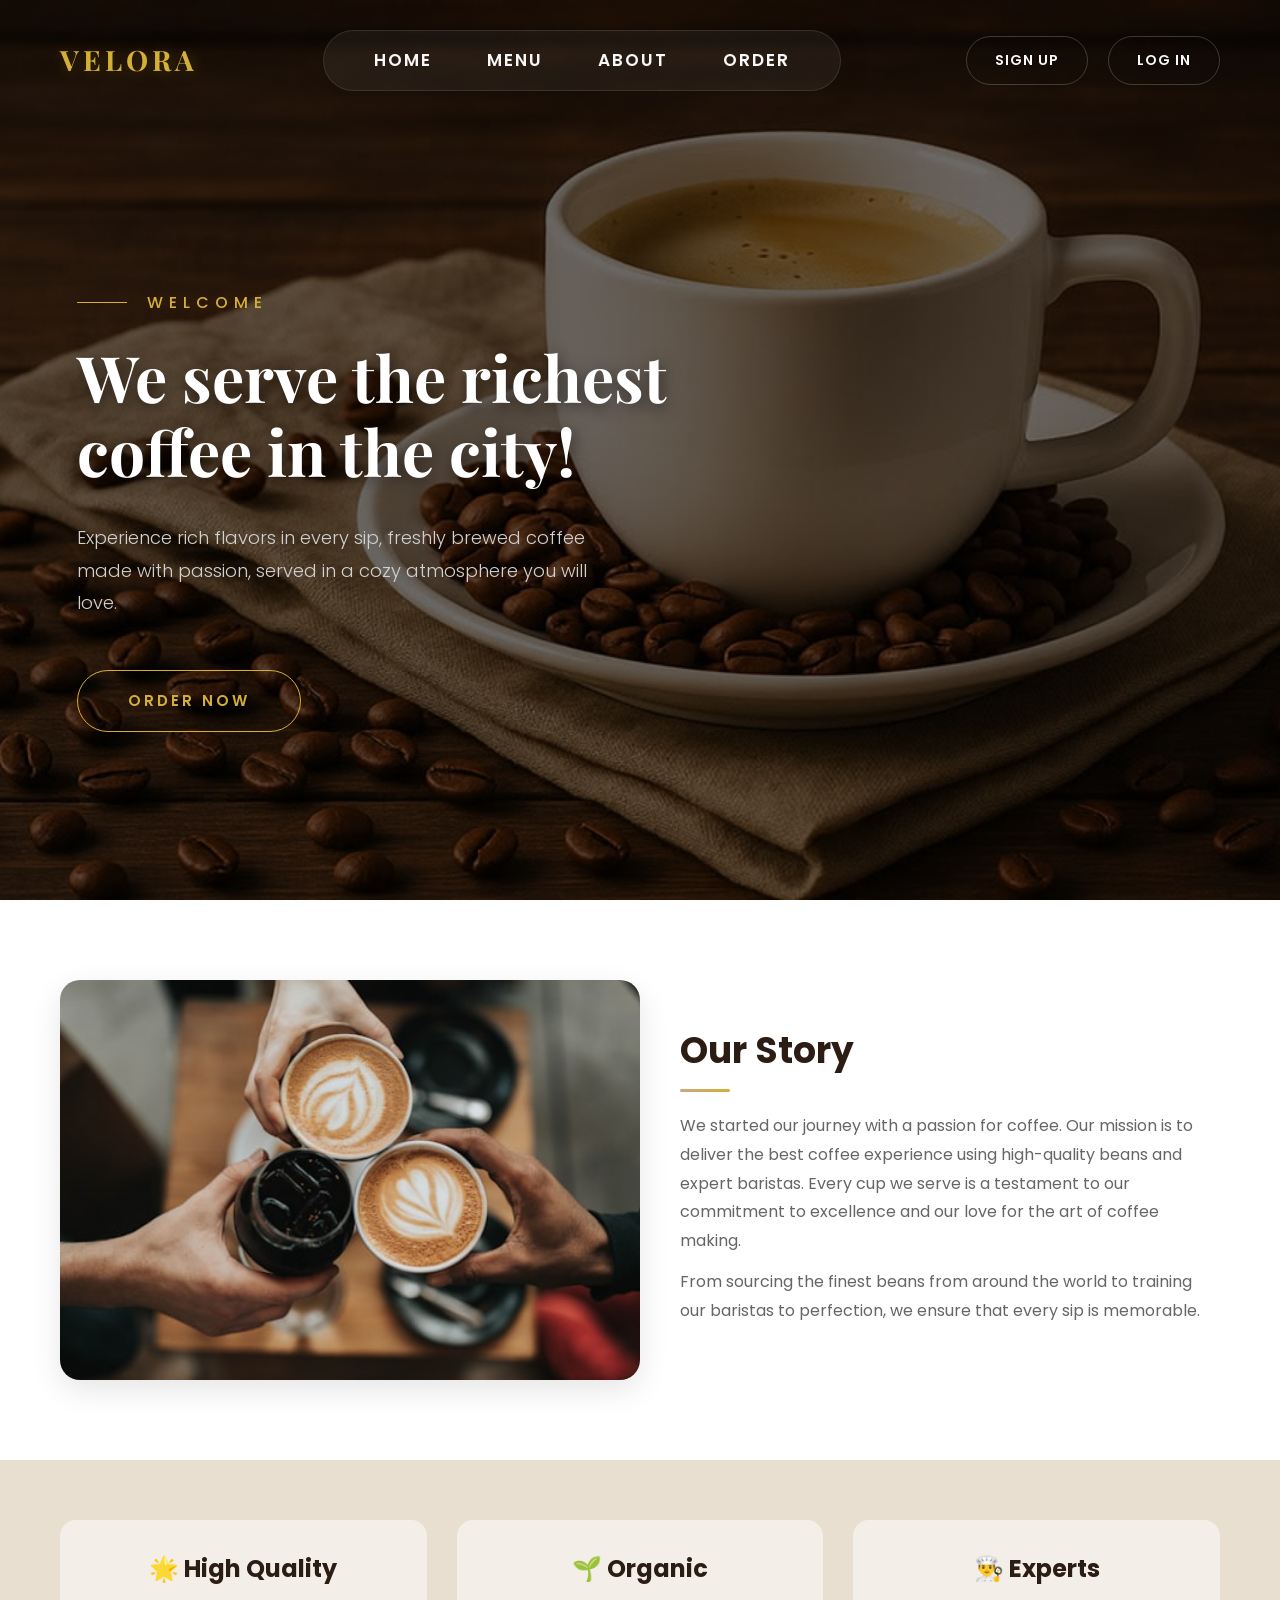
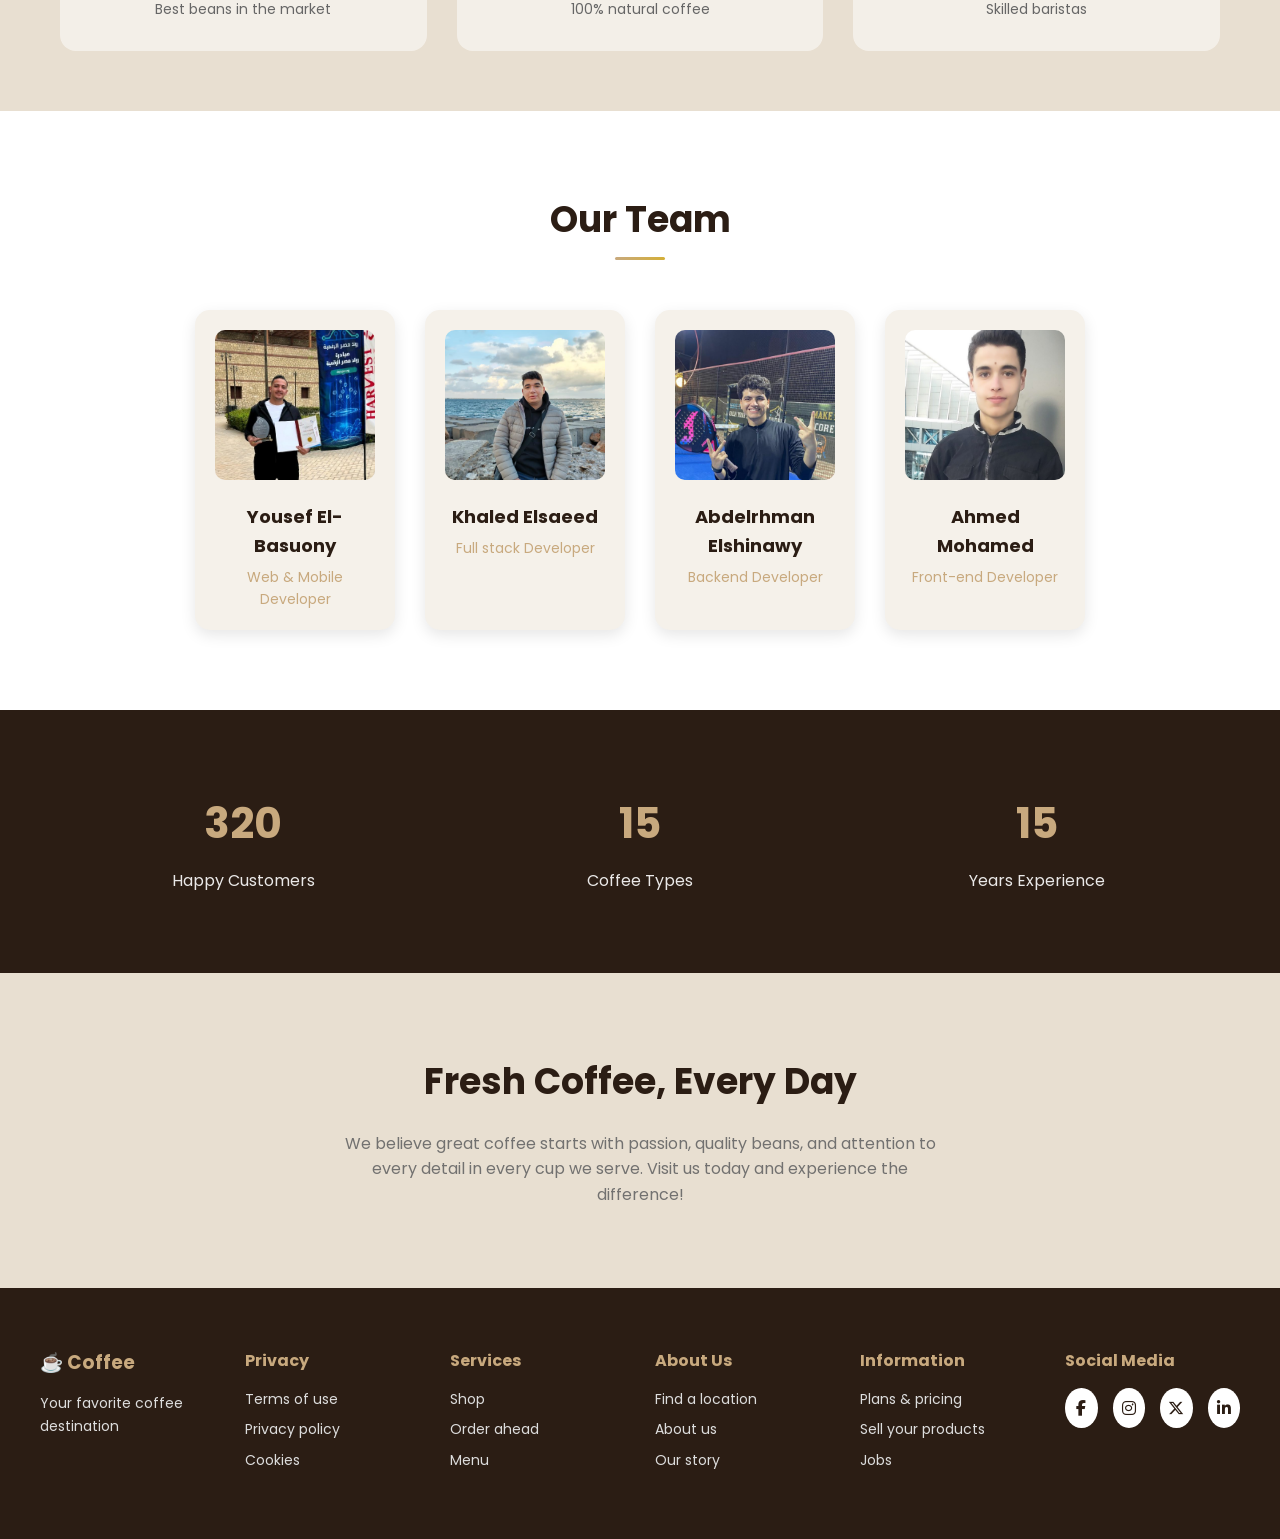
<file: index.html>
<!DOCTYPE html>
<html lang="en">
  <head>
    <meta charset="UTF-8" />
    <meta name="viewport" content="width=device-width, initial-scale=1.0" />
    <title>VELORA — Premium Coffee Experience</title>
    <!-- Instant client-side redirect to the Home page inside html/ -->
    <meta http-equiv="refresh" content="0; url=html/Home.html" />
    <script type="text/javascript">
      window.location.href = "html/Home.html";
    </script>
    <style>
      body {
        background-color: #121212;
        color: #d4af37;
        font-family: "Poppins", sans-serif;
        display: flex;
        justify-content: center;
        align-items: center;
        height: 100vh;
        margin: 0;
        overflow: hidden;
      }
      /* Coffee steam animation */
      body::before {
        content: "";
        position: absolute;
        width: 100%;
        height: 100%;
        background: radial-gradient(
          circle at center,
          rgba(43, 29, 20, 0.6) 0%,
          rgba(18, 18, 18, 1) 70%
        );
        z-index: -1;
      }
      .redirect-container {
        text-align: center;
        background: rgba(255, 255, 255, 0.03);
        padding: 50px 40px;
        border-radius: 24px;
        border: 1px solid rgba(212, 175, 55, 0.15);
        backdrop-filter: blur(15px);
        box-shadow: 0 20px 50px rgba(0, 0, 0, 0.6);
        max-width: 400px;
        width: 90%;
        box-sizing: border-box;
      }
      .logo {
        font-size: 36px;
        font-weight: 600;
        letter-spacing: 4px;
        margin-bottom: 25px;
        color: #d4af37;
        text-shadow: 0 0 10px rgba(212, 175, 55, 0.3);
      }
      .spinner {
        border: 3px solid rgba(212, 175, 55, 0.1);
        width: 45px;
        height: 45px;
        border-radius: 50%;
        border-left-color: #d4af37;
        animation: spin 1s linear infinite;
        margin: 0 auto 25px;
        box-shadow: 0 0 15px rgba(212, 175, 55, 0.2);
      }
      h2 {
        font-size: 18px;
        font-weight: 400;
        margin: 0 0 10px 0;
        letter-spacing: 1px;
        color: #e5e5e5;
      }
      p {
        font-size: 13px;
        color: #8a8a8a;
        margin: 0;
      }
      a {
        color: #d4af37;
        text-decoration: none;
        font-weight: 600;
        border-bottom: 1px dashed #d4af37;
        transition: all 0.3s ease;
      }
      a:hover {
        color: #fff;
        border-bottom-color: #fff;
        text-shadow: 0 0 8px rgba(255, 255, 255, 0.5);
      }
      @keyframes spin {
        0% {
          transform: rotate(0deg);
        }
        100% {
          transform: rotate(360deg);
        }
      }
    </style>
  </head>
  <body>
    <div class="redirect-container">
      <div class="logo">VELORA</div>
      <div class="spinner"></div>
      <h2>Preparing Your Experience</h2>
      <p>
        If you are not redirected, <a href="html/Home.html">click here</a>.
      </p>
    </div>
  </body>
</html>
</file>
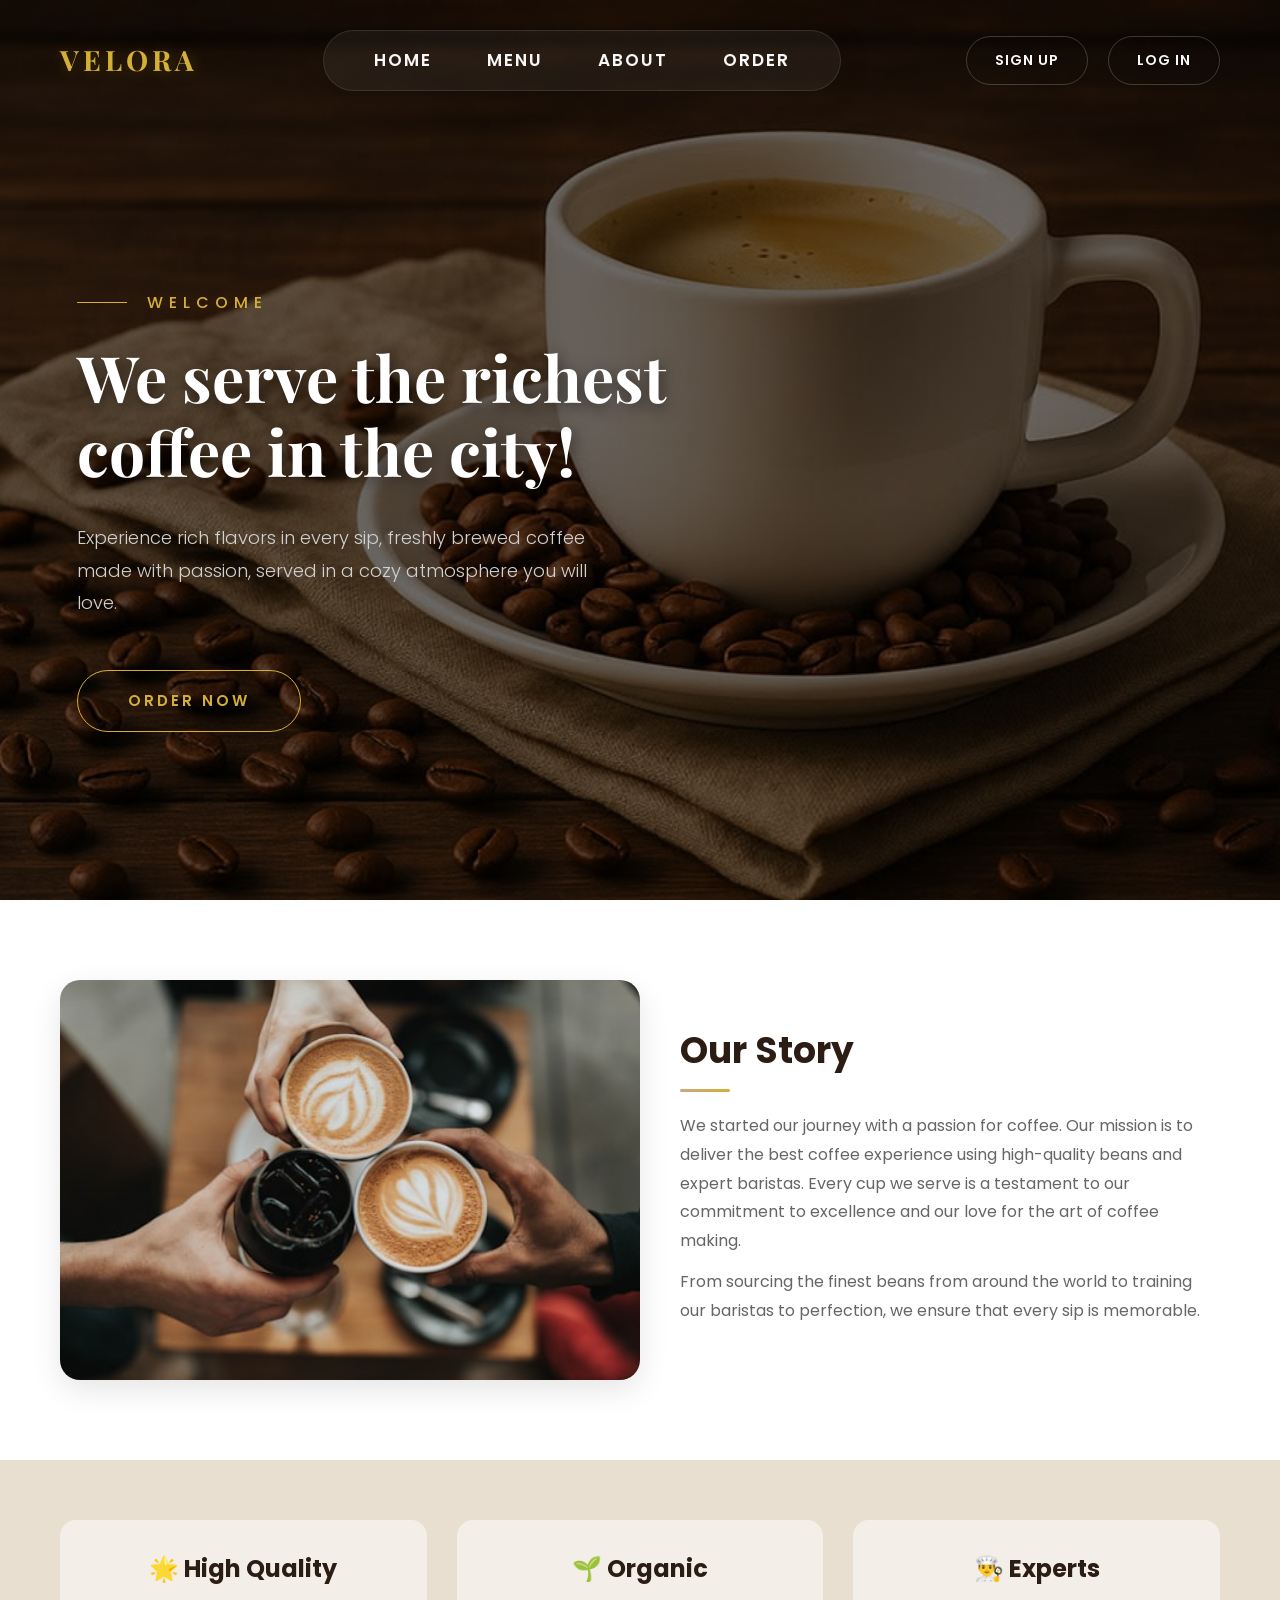
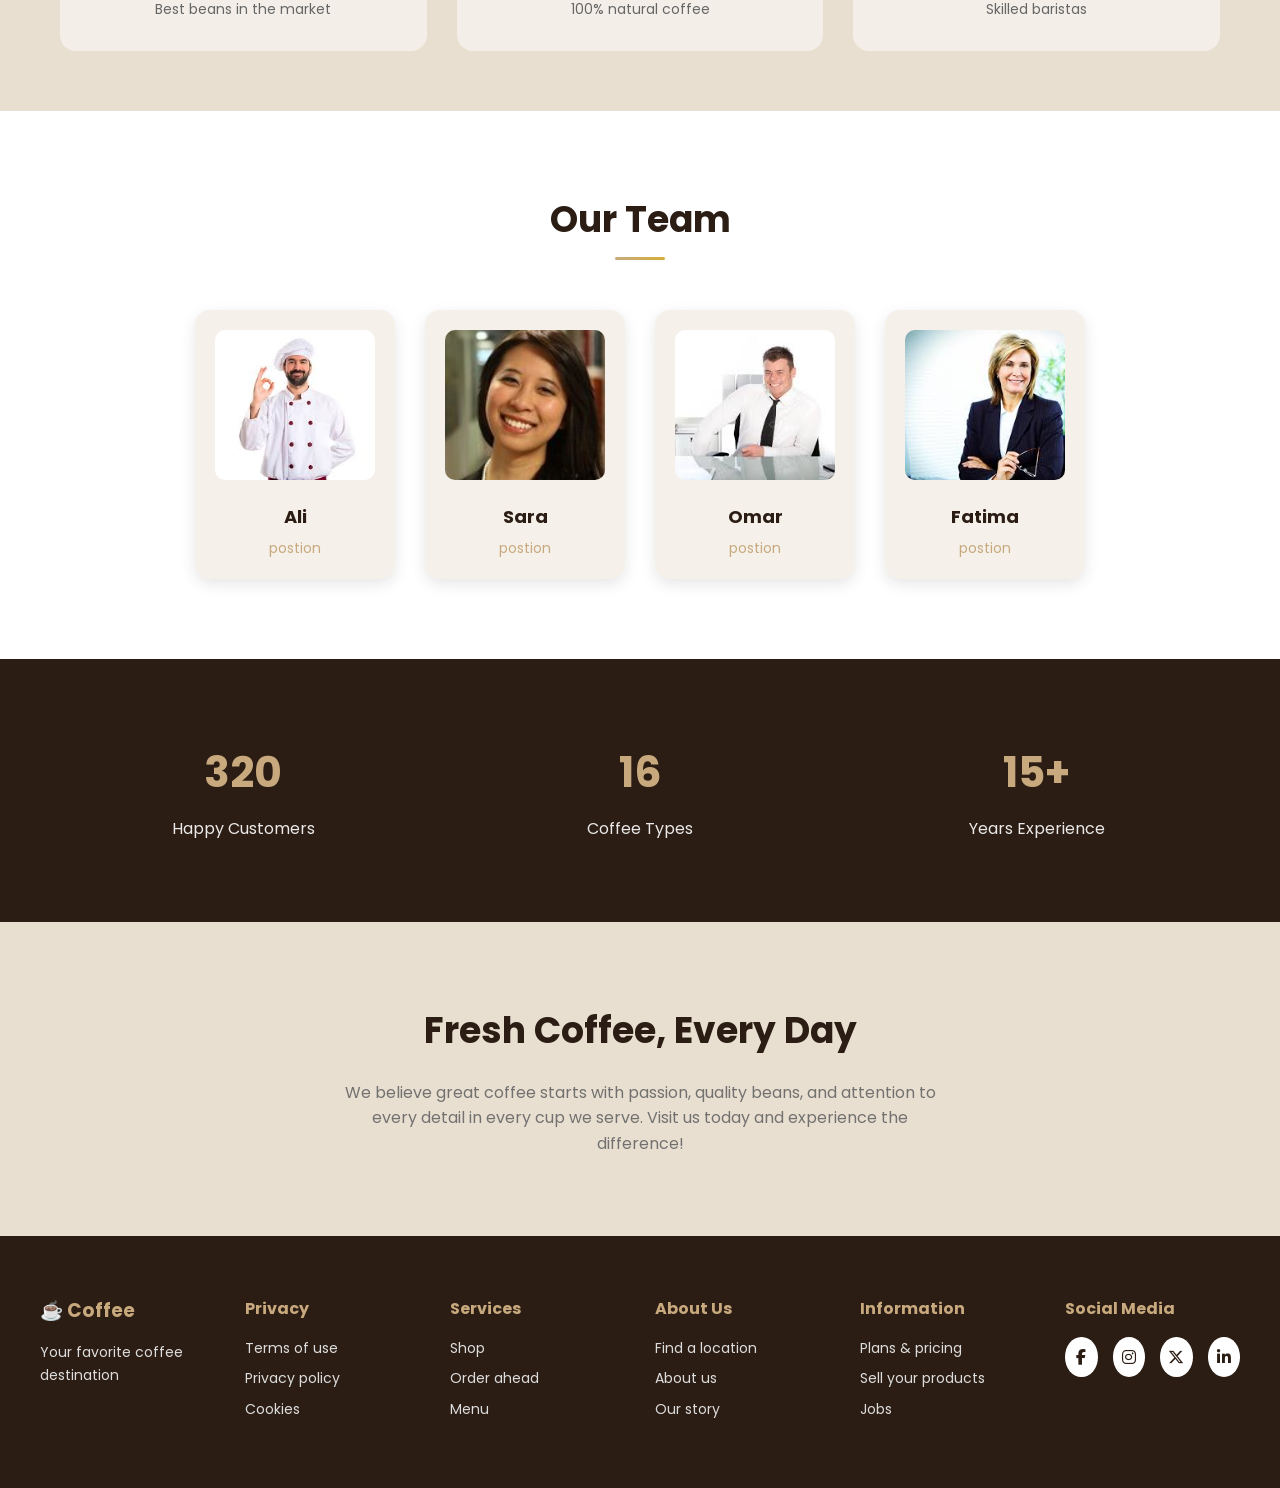
<file: Home.html>
<!DOCTYPE html>
<html lang="en">
<head>
    <meta charset="UTF-8">
    <meta name="viewport" content="width=device-width, initial-scale=1.0">
    <title>VELORA — Premium Coffee Experience</title>
    <meta name="description" content="Experience rich flavors in every sip. Freshly brewed coffee made with passion, served in a cozy atmosphere you will love.">
    <link rel="stylesheet" href="css/Home.css">

    <link href="https://fonts.googleapis.com/css2?family=Poppins:wght@300;400;600&display=swap" rel="stylesheet">
    <link rel="stylesheet" href="https://cdnjs.cloudflare.com/ajax/libs/font-awesome/6.5.1/css/all.min.css">
    <link rel="stylesheet" href="css/style.css">

</head>
<body>

    <div class="page">

        <header class="header-container">
            <a href="Home.html" class="left" style="text-decoration: none;">VELORA</a>
            <div class="head" id="navMenu">
                <ul class="list">
                    <li><a href="Home.html">HOME</a></li>
                    <li class="desktop-menu-item dropdown">
                        <a href="html/Menu.html">MENU</a>
                        <ul class="dropdown-menu">
                            <li><a href="html/Menu.html#hot-coffee-section">Hot Coffee</a></li>
                            <li><a href="html/Menu.html#cold-coffee-section">Cold Coffee</a></li>
                            <li><a href="html/Menu.html#bakery-section">Bakery</a></li>
                            <li><a href="html/Menu.html#dessert-section">Dessert</a></li>
                        </ul>
                    </li> 
                    <li><a href="Home.html#about">ABOUT</a></li>
                    <li><a href="html/Menu.html">ORDER</a></li>
                </ul>
            </div>
            <div class="right">
                <a href="html/index-signup.html" class="signup-btn">SIGN UP</a>
                <a href="html/index-login.html" class="login-btn">LOG IN</a>
                <div class="dropdown mobile-dropdown">
                    <a href="#" class="mobile-menu-btn">MENU</a>
                    <ul class="dropdown-menu">
                        <li><a href="html/Menu.html#hot-coffee-section">Hot Coffee</a></li>
                        <li><a href="html/Menu.html#cold-coffee-section">Cold Coffee</a></li>
                        <li><a href="html/Menu.html#bakery-section">Bakery</a></li>
                        <li><a href="html/Menu.html#dessert-section">Dessert</a></li>
                    </ul>
                </div>
                <div class="menu-icon" id="menuBtn">&#9776;</div>
            </div>
        </header>
        
        <div class="main">
            <p class="wel">WELCOME</p>
            <h1>We serve the richest coffee in the city!</h1>
            <p class="discript">Experience rich flavors in every sip, freshly brewed coffee made with passion, served in a cozy atmosphere you will love.</p>
            <a href="html/Menu.html" class="btn">ORDER NOW</a>
        </div>
        
        <div class="particles">
            <div class="particle p1"></div>
            <div class="particle p2"></div>
            <div class="particle p3"></div>
            <div class="particle p4"></div>
            <div class="particle p5"></div>
        </div>
        
    </div>
    
    <section class="story" id="about">
    <div class="story-slider">
      <div class="slider-track">
        <img src="images/image1.jpg" alt="Coffee preparation">
        <img src="images/image2.jpg" alt="Coffee beans">
        <img src="images/image3.jpg" alt="Coffee cup">
        <img src="images/image4.jpg" alt="Coffee shop">
      </div>
    </div>
    <div class="story-text">
      <h2>Our Story</h2>
      <p>We started our journey with a passion for coffee. Our mission is to deliver the best coffee experience using high-quality beans and expert baristas. Every cup we serve is a testament to our commitment to excellence and our love for the art of coffee making.</p>
      <p>From sourcing the finest beans from around the world to training our baristas to perfection, we ensure that every sip is memorable.</p>
    </div>
  </section>

  
  <section class="features">
    <div class="feature">
      <h3>🌟 High Quality</h3>
      <p>Best beans in the market</p>
    </div>
    <div class="feature">
      <h3>🌱 Organic</h3>
      <p>100% natural coffee</p>
    </div>
    <div class="feature">
      <h3>👨‍🍳 Experts</h3>
      <p>Skilled baristas</p>
    </div>
  </section>

  <section class="team">
    <h2>Our Team</h2>
    <div class="team-cards">
      <div class="card">
        <img src="images/chef.jpg" alt="Ahmed">
        <h4>Ali</h4>
        <p>postion</p>  
      </div>
      <div class="card">
        <img src="images/manger.jpg" alt="Sara">
        <h4>Sara</h4>
        <p>postion</p>   
      </div>
      <div class="card">
        <img src="images/manger2.jpg" alt="Omar">
        <h4>Omar</h4>
        <p>postion</p>   
      </div>
      <div class="card">
        <img src="images/manger3.jpg" alt="Fatima">
        <h4>Fatima</h4>
        <p>postion</p>     
      </div>
    </div>
  </section>

  
  <section class="stats">
    <div>
      <h2 class="counter" data-target="2000">0</h2>
      <p>Happy Customers</p>
    </div>
    <div>
      <h2 class="counter" data-target="60">0</h2>
      <p>Coffee Types</p>
    </div>
    <div>
      <h2 class="counter" data-target="15">0</h2>
      <p>Years Experience</p>
    </div>
  </section>

  
  <section class="cta">
    <h2>Fresh Coffee, Every Day</h2>
    <p>We believe great coffee starts with passion, quality beans, and attention to every detail in every cup we serve. Visit us today and experience the difference!</p>
    
  </section>

  
  <footer class="main-footer">
    <div class="footer-container">
      <div class="footer-col">
        <h3>☕ Coffee</h3>
        <p>Your favorite coffee destination</p>
      </div>
      <div class="footer-col">
        <h4>Privacy</h4>
        <p>Terms of use</p>
        <p>Privacy policy</p>
        <p>Cookies</p>
      </div>
      <div class="footer-col">
        <h4>Services</h4>
        <p>Shop</p>
        <p>Order ahead</p>
        <p>Menu</p>
      </div>
      <div class="footer-col">
        <h4>About Us</h4>
        <p>Find a location</p>
        <p>About us</p>
        <p>Our story</p>
      </div>
      <div class="footer-col">
        <h4>Information</h4>
        <p>Plans & pricing</p>
        <p>Sell your products</p>
        <p>Jobs</p>
      </div>
      <div class="footer-col">
        <h4>Social Media</h4>
        <div class="social-icons">
          <a href="#" title="Facebook"><i class="fa-brands fa-facebook-f"></i></a>
          <a href="#" title="Instagram"><i class="fa-brands fa-instagram"></i></a>
          <a href="#" title="Twitter"><i class="fa-brands fa-x-twitter"></i></a>
          <a href="#" title="LinkedIn"><i class="fa-brands fa-linkedin-in"></i></a>
        </div>
      </div>
    </div>
  </footer>
    <script>
        const menuBtn = document.getElementById('menuBtn');
        const navMenu = document.getElementById('navMenu');

        menuBtn.addEventListener('click', () => {
            navMenu.classList.toggle('active');
        });

        const mobileMenuBtn = document.querySelector('.mobile-menu-btn');
        const mobileDropdownMenu = document.querySelector('.mobile-dropdown .dropdown-menu');

        if (mobileMenuBtn && mobileDropdownMenu) {
            mobileMenuBtn.addEventListener('click', (e) => {
                e.preventDefault();
                mobileDropdownMenu.classList.toggle('show');
            });
        }
    </script>
    <script src="js/script.js"></script>
</body>
</html>
</file>
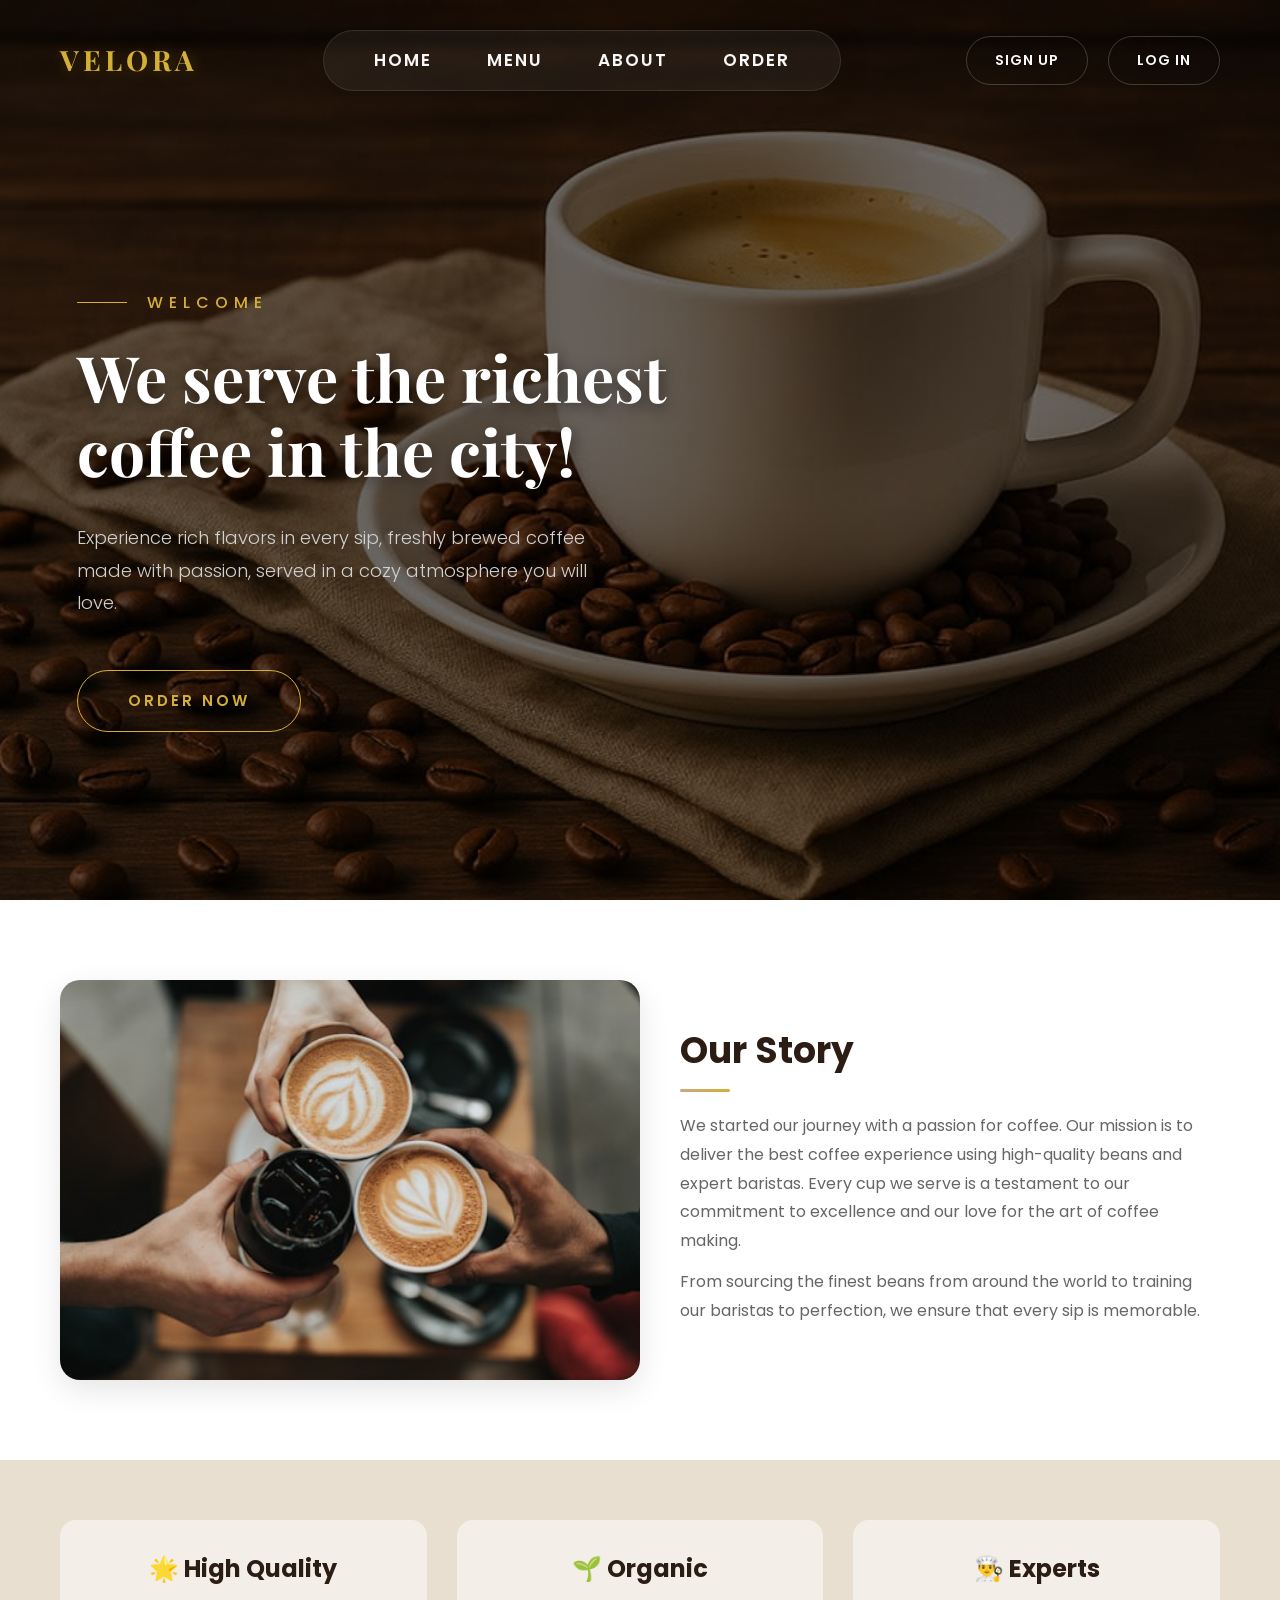
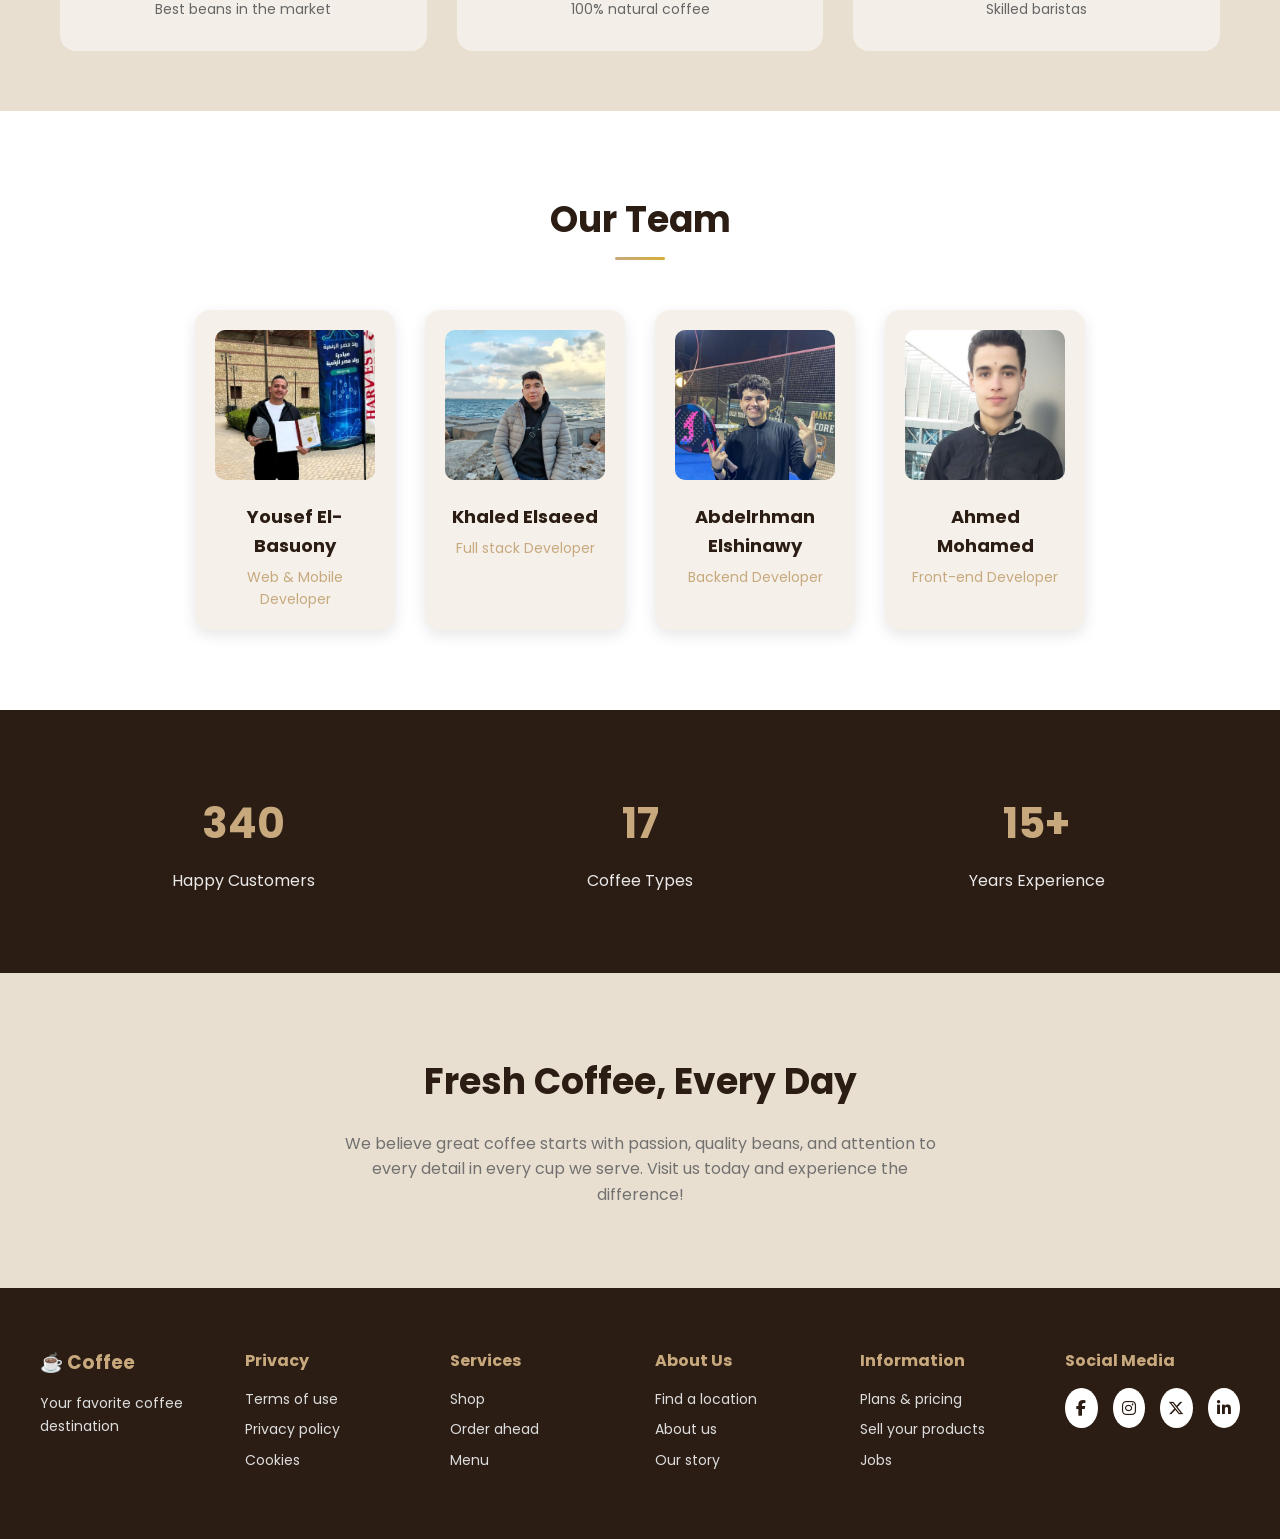
<file: html/Home.html>
<!doctype html>
<html lang="en">
  <head>
    <meta charset="UTF-8" />
    <meta name="viewport" content="width=device-width, initial-scale=1.0" />
    <title>VELORA — Premium Coffee Experience</title>
    <meta
      name="description"
      content="Experience rich flavors in every sip. Freshly brewed coffee made with passion, served in a cozy atmosphere you will love."
    />
    <link rel="stylesheet" href="../css/Home.css" />
    <link
      href="https://fonts.googleapis.com/css2?family=Poppins:wght@300;400;600&display=swap"
      rel="stylesheet"
    />
    <link
      rel="stylesheet"
      href="https://cdnjs.cloudflare.com/ajax/libs/font-awesome/6.5.1/css/all.min.css"
    />
    <link rel="stylesheet" href="../css/style.css" />
  </head>
  <body>
    <div class="page">
      <header class="header-container">
        <a href="Home.html" class="left" style="text-decoration: none"
          >VELORA</a
        >
        <div class="head" id="navMenu">
          <ul class="list">
            <li><a href="Home.html">HOME</a></li>
            <li class="desktop-menu-item dropdown">
              <a href="Menu.html">MENU</a>
              <ul class="dropdown-menu">
                <li><a href="Menu.html#hot-coffee-section">Hot Coffee</a></li>
                <li><a href="Menu.html#cold-coffee-section">Cold Coffee</a></li>
                <li><a href="Menu.html#bakery-section">Bakery</a></li>
                <li><a href="Menu.html#dessert-section">Dessert</a></li>
              </ul>
            </li>
            <li><a href="Home.html#about">ABOUT</a></li>
            <li><a href="Order.html">ORDER</a></li>
            <li class="mobile-only-auth" id="mobileAuthContainer">
              <a href="index-login.html" class="mobile-auth-btn">LOG IN</a>
              <a href="index-signup.html" class="mobile-auth-btn signup">SIGN UP</a>
            </li>
          </ul>
        </div>
        <div class="right">
          <a href="index-signup.html" class="signup-btn">SIGN UP</a>
          <a href="index-login.html" class="login-btn">LOG IN</a>
          <div class="dropdown mobile-dropdown">
            <a href="#" class="mobile-menu-btn">MENU</a>
            <ul class="dropdown-menu">
              <li><a href="Menu.html#hot-coffee-section">Hot Coffee</a></li>
              <li><a href="Menu.html#cold-coffee-section">Cold Coffee</a></li>
              <li><a href="Menu.html#bakery-section">Bakery</a></li>
              <li><a href="Menu.html#dessert-section">Dessert</a></li>
            </ul>
          </div>
          <div class="menu-icon" id="menuBtn">&#9776;</div>
        </div>
      </header>
      <div class="main">
        <p class="wel">WELCOME</p>
        <h1>We serve the richest coffee in the city!</h1>
        <p class="discript">
          Experience rich flavors in every sip, freshly brewed coffee made with
          passion, served in a cozy atmosphere you will love.
        </p>
        <a href="Order.html" class="btn">ORDER NOW</a>
      </div>
      <div class="particles">
        <div class="particle p1"></div>
        <div class="particle p2"></div>
        <div class="particle p3"></div>
        <div class="particle p4"></div>
        <div class="particle p5"></div>
      </div>
    </div>
    <section class="story" id="about">
      <div class="story-slider">
        <div class="slider-track">
          <img src="../images/image1.jpg" alt="Coffee preparation" />
          <img src="../images/image2.jpg" alt="Coffee beans" />
          <img src="../images/image3.jpg" alt="Coffee cup" />
          <img src="../images/image4.jpg" alt="Coffee shop" />
        </div>
      </div>
      <div class="story-text">
        <h2>Our Story</h2>
        <p>
          We started our journey with a passion for coffee. Our mission is to
          deliver the best coffee experience using high-quality beans and expert
          baristas. Every cup we serve is a testament to our commitment to
          excellence and our love for the art of coffee making.
        </p>
        <p>
          From sourcing the finest beans from around the world to training our
          baristas to perfection, we ensure that every sip is memorable.
        </p>
      </div>
    </section>
    <section class="features">
      <div class="feature">
        <h3>🌟 High Quality</h3>
        <p>Best beans in the market</p>
      </div>
      <div class="feature">
        <h3>🌱 Organic</h3>
        <p>100% natural coffee</p>
      </div>
      <div class="feature">
        <h3>👨‍🍳 Experts</h3>
        <p>Skilled baristas</p>
      </div>
    </section>
    <section class="team">
      <h2>Our Team</h2>
      <div class="team-cards">
        <div class="card">
          <img src="../images/1771594547138.jfif" alt="Yousef El-Basuony" />
          <h4>Yousef El-Basuony</h4>
          <p>Web & Mobile Developer</p>
        </div>
        <div class="card">
          <img src="../images/Khaled.png" alt="Khaled Elsaeed" />
          <h4>Khaled Elsaeed</h4>
          <p>Full stack Developer</p>
        </div>
        <div class="card">
          <img src="../images/Shino.png" alt="Abdelrhman" />
          <h4>Abdelrhman Elshinawy</h4>
          <p>Backend Developer</p>
        </div>
        <div class="card">
          <img src="../images/Ahmed.jpeg" alt="Ahmed Mohamed" />
          <h4>Ahmed Mohamed</h4>
          <p>Front-end Developer</p>
        </div>
      </div>
    </section>
    <section class="stats">
      <div>
        <h2 class="counter" data-target="2000">0</h2>
        <p>Happy Customers</p>
      </div>
      <div>
        <h2 class="counter" data-target="60">0</h2>
        <p>Coffee Types</p>
      </div>
      <div>
        <h2 class="counter" data-target="15">0</h2>
        <p>Years Experience</p>
      </div>
    </section>
    <section class="cta">
      <h2>Fresh Coffee, Every Day</h2>
      <p>
        We believe great coffee starts with passion, quality beans, and
        attention to every detail in every cup we serve. Visit us today and
        experience the difference!
      </p>
    </section>
    <footer class="main-footer">
      <div class="footer-container">
        <div class="footer-col">
          <h3>☕ Coffee</h3>
          <p>Your favorite coffee destination</p>
        </div>
        <div class="footer-col">
          <h4>Privacy</h4>
          <p>Terms of use</p>
          <p>Privacy policy</p>
          <p>Cookies</p>
        </div>
        <div class="footer-col">
          <h4>Services</h4>
          <p>Shop</p>
          <p>Order ahead</p>
          <p>Menu</p>
        </div>
        <div class="footer-col">
          <h4>About Us</h4>
          <p>Find a location</p>
          <p>About us</p>
          <p>Our story</p>
        </div>
        <div class="footer-col">
          <h4>Information</h4>
          <p>Plans & pricing</p>
          <p>Sell your products</p>
          <p>Jobs</p>
        </div>
        <div class="footer-col">
          <h4>Social Media</h4>
          <div class="social-icons">
            <a href="#" title="Facebook"
              ><i class="fa-brands fa-facebook-f"></i
            ></a>
            <a href="#" title="Instagram"
              ><i class="fa-brands fa-instagram"></i
            ></a>
            <a href="#" title="Twitter"
              ><i class="fa-brands fa-x-twitter"></i
            ></a>
            <a href="#" title="LinkedIn"
              ><i class="fa-brands fa-linkedin-in"></i
            ></a>
          </div>
        </div>
      </div>
    </footer>
    
    <script>
      const menuBtn = document.getElementById("menuBtn");
      const navMenu = document.getElementById("navMenu");
      menuBtn.addEventListener("click", () => {
        navMenu.classList.toggle("active");
      });
      const mobileMenuBtn = document.querySelector(".mobile-menu-btn");
      const mobileDropdownMenu = document.querySelector(
        ".mobile-dropdown .dropdown-menu",
      );
      if (mobileMenuBtn && mobileDropdownMenu) {
        mobileMenuBtn.addEventListener("click", (e) => {
          e.preventDefault();
          mobileDropdownMenu.classList.toggle("show");
        });
      }
    </script>
    <script src="../js/script.js"></script>
    <script>
      document.addEventListener("DOMContentLoaded", async () => {
        let data = { logged_in: false };
        try {
          const response = await fetch('../php/get_profile.php');
          if (response.ok) {
            data = await response.json();
          } else {
            throw new Error("PHP offline");
          }
        } catch (e) {
          console.log("PHP server offline, falling back to LocalStorage mock session.");
          const activeUser = localStorage.getItem('velora_active_user');
          if (activeUser) {
            data = {
              logged_in: true,
              user: JSON.parse(activeUser)
            };
          }
        }

        if (data.logged_in) {
          // 1. Update desktop header
          const rightDiv = document.querySelector('.right');
          const signupBtn = rightDiv.querySelector('.signup-btn');
          const loginBtn = rightDiv.querySelector('.login-btn');
          if (signupBtn) signupBtn.style.display = 'none';
          if (loginBtn) loginBtn.style.display = 'none';
          
          const profileLink = document.createElement('a');
          profileLink.href = 'Profile.html';
          profileLink.className = 'login-btn';
          profileLink.style.background = '#d4af37';
          profileLink.style.color = '#121212';
          profileLink.style.fontWeight = 'bold';
          profileLink.innerHTML = `<i class="fa-solid fa-user"></i> ${data.user.name.split(' ')[0]}`;
          
          const mobileDropdown = rightDiv.querySelector('.mobile-dropdown');
          if (mobileDropdown) {
            rightDiv.insertBefore(profileLink, mobileDropdown);
          } else {
            rightDiv.appendChild(profileLink);
          }

          // 2. Update mobile nav drawer
          const mobileAuthContainer = document.getElementById('mobileAuthContainer');
          if (mobileAuthContainer) {
            mobileAuthContainer.innerHTML = `
              <a href="Profile.html" class="mobile-auth-btn" style="background: #d4af37; color: #121212; font-weight: bold; width: 100%; justify-content: center;">
                <i class="fa-solid fa-user"></i> MY PROFILE (${data.user.name.split(' ')[0]})
              </a>
            `;
          }
        }
      });
    </script>
  </body>
</html>
</file>
<file: css/Home.css>
@import url("https://fonts.googleapis.com/css2?family=Outfit:wght@300;400;500;600&family=Playfair+Display:ital,wght@0,400;0,500;0,600;0,700;1,400&display=swap");
:root {
  --primary-gold: #d4af37;
  --primary-gold-hover: #f3c63a;
  --text-light: #f8f8f8;
  --text-muted: #d1d1d1;
  --overlay-dark: rgba(0, 0, 0, 0.55);
  --overlay-darker: rgba(0, 0, 0, 0.6);
}
* {
  margin: 0;
  padding: 0;
  box-sizing: border-box;
}
html {
  scroll-behavior: smooth;
}
body {
  font-family: "Outfit", sans-serif;
  color: var(--text-light);
  background-color: #111;
  overflow-x: hidden;
}
.page {
  width: 100%;
  min-height: 100vh;
  position: relative;
  display: flex;
  flex-direction: column;
  overflow: hidden;
  isolation: isolate;
}
.page::before {
  content: "";
  position: absolute;
  top: 0;
  left: 0;
  width: 100%;
  height: 100%;
  background-image: url("../images/5.jpg");
  background-size: cover;
  background-position: center;
  background-attachment: fixed;
  z-index: -2;
  animation: bgZoom 10s infinite alternate ease-in-out;
}
.page::after {
  content: "";
  position: absolute;
  top: 0;
  left: 0;
  width: 100%;
  height: 100%;
  background-image: linear-gradient(135deg, var(--overlay-darker) 0%, var(--overlay-dark) 100%);
  z-index: -1;
  pointer-events: none;
}
.header-container {
  display: flex;
  align-items: center;
  justify-content: space-between;
  padding: 30px 60px;
  width: 100%;
  max-width: 100%;
  margin: 0;
  animation: fadeInDown 1s cubic-bezier(0.23, 1, 0.32, 1) forwards;
  position: relative;
  z-index: 2000;
}
.head {
  display: flex;
  align-items: center;
  padding: 16px 50px;
  background: rgba(255, 255, 255, 0.05);
  backdrop-filter: blur(15px);
  border: 1px solid rgba(255, 255, 255, 0.1);
  border-radius: 50px;
  box-shadow: 0 4px 30px rgba(0, 0, 0, 0.2);
}
.left {
  font-family: "Playfair Display", serif;
  color: var(--primary-gold);
  font-size: 28px;
  font-weight: 700;
  letter-spacing: 4px;
  text-transform: uppercase;
  cursor: pointer;
  text-shadow: 2px 2px 15px rgba(212, 175, 55, 0.3);
  transition:
    transform 0.4s ease,
    color 0.4s ease;
  animation: logoPulse 3s infinite alternate ease-in-out;
}
.left:hover {
  transform: scale(1.05);
  color: var(--primary-gold-hover);
}
.list {
  list-style: none;
  display: flex;
  gap: 55px;
  font-size: 17px;
  font-weight: 600;
  letter-spacing: 2px;
}
.list a {
  text-decoration: none;
  color: var(--text-light);
  position: relative;
  padding: 5px 0;
  transition: color 0.3s ease;
  text-transform: uppercase;
}
.list a::after {
  content: "";
  position: absolute;
  width: 0;
  height: 2px;
  bottom: -2px;
  left: 50%;
  background-color: var(--primary-gold);
  transition: all 0.4s cubic-bezier(0.23, 1, 0.32, 1);
  transform: translateX(-50%);
}
.list a:hover {
  color: var(--primary-gold);
}
.list a:hover::after {
  width: 100%;
}
.right {
  display: flex;
  gap: 20px;
  font-size: 14px;
  font-weight: 600;
  letter-spacing: 1px;
  align-items: center;
}
.right a {
  text-decoration: none;
  color: var(--text-light);
  padding: 12px 28px;
  border: 1px solid rgba(255, 255, 255, 0.2);
  border-radius: 40px;
  transition: all 0.4s cubic-bezier(0.23, 1, 0.32, 1);
  backdrop-filter: blur(10px);
  text-transform: uppercase;
}
.right a:hover {
  background-color: var(--primary-gold);
  color: #111;
  border-color: var(--primary-gold);
  box-shadow: 0 0 20px rgba(212, 175, 55, 0.4);
  transform: translateY(-3px);
}
.menu-icon {
  display: none;
  color: var(--primary-gold);
  font-size: 28px;
  cursor: pointer;
  transition: transform 0.3s ease;
}
.menu-icon:hover {
  transform: scale(1.1);
  color: var(--primary-gold-hover);
}
.dropdown {
  position: relative;
  display: inline-block;
}
.dropdown-menu {
  display: none;
  position: absolute;
  top: 100%;
  margin-top: 10px;
  left: 50%;
  transform: translateX(-50%);
  background: rgba(255, 255, 255, 0.1);
  backdrop-filter: blur(10px);
  border: 1px solid rgba(255, 255, 255, 0.2);
  border-radius: 15px;
  padding: 5px 10px;
  width: max-content;
  min-width: 130px;
  box-shadow: 0 4px 20px rgba(0, 0, 0, 0.2);
  z-index: 1000;
  list-style: none;
  animation: dropdownFadeIn 0.3s ease forwards;
}
.dropdown-menu::before {
  content: "";
  position: absolute;
  top: -10px;
  left: 0;
  width: 100%;
  height: 10px;
}
@keyframes dropdownFadeIn {
  0% {
    opacity: 0;
    transform: translate(-50%, -10px);
  }
  100% {
    opacity: 1;
    transform: translate(-50%, 0);
  }
}
.dropdown-menu.show {
  display: flex;
  flex-direction: column;
}
.dropdown-menu li {
  padding: 8px 15px;
  text-align: center;
}
.dropdown-menu li a {
  color: var(--text-light) !important;
  text-decoration: none;
  font-size: 15px !important;
  font-weight: 500 !important;
  text-transform: none !important;
  transition: color 0.3s ease;
  display: inline-block;
  position: relative;
  padding: 5px 0 !important;
  border: none !important;
  background: transparent !important;
}
.dropdown-menu li a::after {
  content: "";
  position: absolute;
  width: 0;
  height: 2px;
  bottom: -2px;
  left: 50%;
  background-color: var(--primary-gold);
  transition: all 0.4s cubic-bezier(0.23, 1, 0.32, 1);
  transform: translateX(-50%);
}
.dropdown-menu li a:hover {
  color: var(--primary-gold) !important;
  background: transparent !important;
  box-shadow: none !important;
  transform: none !important;
}
.dropdown-menu li a:hover::after {
  width: 100%;
}
@media (min-width: 769px) {
  .dropdown:hover .dropdown-menu {
    display: flex;
    flex-direction: column;
  }
}
.mobile-dropdown {
  display: none;
}
.mobile-only-auth {
  display: none;
}
.main {
  flex: 1;
  display: flex;
  flex-direction: column;
  justify-content: center;
  max-width: 700px;
  margin-left: 6%;
  padding: 40px 0;
}
.wel {
  font-size: 16px;
  font-weight: 500;
  letter-spacing: 6px;
  color: var(--primary-gold);
  margin-bottom: 25px;
  text-transform: uppercase;
  display: flex;
  align-items: center;
  gap: 20px;
  opacity: 0;
  animation: fadeInUp 1.2s cubic-bezier(0.23, 1, 0.32, 1) 0.3s forwards;
}
.wel::before {
  content: "";
  width: 50px;
  height: 1px;
  background-color: var(--primary-gold);
  flex-shrink: 0;
}
.main h1 {
  font-family: "Playfair Display", serif;
  font-size: 64px;
  line-height: 1.15;
  font-weight: 700;
  margin-bottom: 35px;
  color: #ffffff;
  text-shadow: 2px 4px 15px rgba(0, 0, 0, 0.5);
  opacity: 0;
  animation: fadeInUp 1.2s cubic-bezier(0.23, 1, 0.32, 1) 0.5s forwards;
}
.discript {
  font-size: 18px;
  max-width: 520px;
  line-height: 1.8;
  color: var(--text-muted);
  margin-bottom: 50px;
  font-weight: 300;
  opacity: 0;
  animation: fadeInUp 1.2s cubic-bezier(0.23, 1, 0.32, 1) 0.7s forwards;
}
.btn {
  text-decoration: none;
  background-color: transparent;
  color: var(--primary-gold);
  font-size: 15px;
  font-weight: 600;
  letter-spacing: 3px;
  padding: 18px 50px;
  border-radius: 50px;
  border: 1px solid var(--primary-gold);
  display: inline-flex;
  align-items: center;
  justify-content: center;
  width: max-content;
  transition: all 0.5s cubic-bezier(0.23, 1, 0.32, 1);
  position: relative;
  overflow: hidden;
  z-index: 1;
  opacity: 0;
  animation: fadeInUp 1.2s cubic-bezier(0.23, 1, 0.32, 1) 0.9s forwards;
}
.btn::before {
  content: "";
  position: absolute;
  top: 0;
  left: 0;
  width: 0%;
  height: 100%;
  background-color: var(--primary-gold);
  transition: all 0.5s cubic-bezier(0.23, 1, 0.32, 1);
  z-index: -1;
}
.btn:hover {
  color: #111;
  box-shadow: 0 15px 25px rgba(212, 175, 55, 0.25);
  transform: translateY(-4px);
  border-color: transparent;
}
.btn:hover::before {
  width: 100%;
}
.particles {
  position: absolute;
  top: 0;
  left: 0;
  width: 100%;
  height: 100%;
  pointer-events: none;
  z-index: 1;
  overflow: hidden;
}
.particle {
  position: absolute;
  background: var(--primary-gold);
  border-radius: 50%;
  opacity: 0;
  box-shadow: 0 0 10px 2px rgba(212, 175, 55, 0.5);
}
.p1 {
  width: 4px;
  height: 4px;
  left: 10%;
  bottom: -20px;
  animation: floatUp 8s infinite ease-in;
}
.p2 {
  width: 6px;
  height: 6px;
  left: 30%;
  bottom: -20px;
  animation: floatUp 12s infinite ease-in 2s;
}
.p3 {
  width: 3px;
  height: 3px;
  left: 60%;
  bottom: -20px;
  animation: floatUp 10s infinite ease-in 4s;
}
.p4 {
  width: 5px;
  height: 5px;
  left: 80%;
  bottom: -20px;
  animation: floatUp 14s infinite ease-in 1s;
}
.p5 {
  width: 4px;
  height: 4px;
  left: 45%;
  bottom: -20px;
  animation: floatUp 9s infinite ease-in 5s;
}
@keyframes fadeInUp {
  0% {
    opacity: 0;
    transform: translateY(50px);
  }
  100% {
    opacity: 1;
    transform: translateY(0);
  }
}
@keyframes fadeInDown {
  0% {
    opacity: 0;
    transform: translateY(-50px);
  }
  100% {
    opacity: 1;
    transform: translateY(0);
  }
}
@keyframes bgZoom {
  0% {
    transform: scale(1);
  }
  100% {
    transform: scale(1.06);
  }
}
@keyframes logoPulse {
  0% {
    text-shadow: 2px 2px 15px rgba(212, 175, 55, 0.3);
  }
  100% {
    text-shadow:
      0px 0px 25px rgba(212, 175, 55, 0.8),
      0px 0px 10px rgba(212, 175, 55, 0.5);
  }
}
@keyframes floatUp {
  0% {
    transform: translateY(0) translateX(0);
    opacity: 0;
  }
  10% {
    opacity: 0.8;
  }
  90% {
    opacity: 0.8;
  }
  100% {
    transform: translateY(-110vh) translateX(30px);
    opacity: 0;
  }
}
@media (max-width: 1024px) {
  .main h1 {
    font-size: 54px;
  }
  .head {
    padding: 14px 35px;
  }
  .list {
    gap: 35px;
    font-size: 15px;
  }
  .header-container {
    padding: 25px 40px;
  }
}
@media (max-width: 768px) {
  .page {
    min-height: 100vh;
    min-height: 100svh; 
  }
  .page::before {
    background-attachment: scroll;
  }
  .list {
    display: none;
  }
  .main {
    margin-left: 0;
    padding: 0 20px;
    max-width: 100%;
    align-items: center;
    text-align: center;
  }
  .main h1 {
    font-size: 36px;
    line-height: 1.2;
  }
  .discript {
    font-size: 16px;
    line-height: 1.7;
    margin-bottom: 35px;
    max-width: 100%;
  }
  .wel {
    justify-content: center;
  }
  .header-container {
    padding: 15px 5%;
  }
  .head {
    display: none;
  }
  .head.active {
    display: flex;
    position: absolute;
    top: 70px;
    left: 5%;
    right: 5%;
    background: rgba(20, 20, 20, 0.95);
    backdrop-filter: blur(20px);
    border: 1px solid rgba(212, 175, 55, 0.3);
    border-radius: 20px;
    padding: 25px 30px;
    z-index: 100;
    box-shadow: 0 10px 40px rgba(0, 0, 0, 0.5);
    animation: fadeInDown 0.3s ease forwards;
  }
  .head.active .list {
    display: flex;
    flex-direction: column;
    gap: 20px;
    align-items: center;
    width: 100%;
  }
  .right {
    gap: 0;
    align-items: center;
  }
  .right .signup-btn,
  .right .login-btn,
  .right .mobile-dropdown {
    display: none !important;
  }
  .mobile-only-auth {
    display: flex;
    flex-direction: column;
    gap: 12px;
    width: 100%;
    border-top: 1px solid rgba(212, 175, 55, 0.15);
    padding-top: 20px;
    margin-top: 15px;
  }
  .mobile-auth-btn {
    display: inline-flex;
    align-items: center;
    justify-content: center;
    gap: 8px;
    text-decoration: none;
    color: var(--text-light);
    padding: 14px 24px;
    border: 1px solid rgba(212, 175, 55, 0.4);
    border-radius: 30px;
    font-size: 13px;
    font-weight: 600;
    letter-spacing: 1.5px;
    text-transform: uppercase;
    transition: all 0.3s ease;
    width: 100%;
    box-sizing: border-box;
  }
  .mobile-auth-btn.signup {
    background: var(--primary-gold);
    color: #111;
    border-color: var(--primary-gold);
  }
  .mobile-auth-btn:hover {
    transform: translateY(-2px);
    box-shadow: 0 5px 15px rgba(212, 175, 55, 0.2);
  }
  @keyframes mobileDropdownFadeIn {
    0% {
      opacity: 0;
      transform: translateY(-15px);
    }
    100% {
      opacity: 1;
      transform: translateY(0);
    }
  }
  .menu-icon {
    display: block;
  }
  .left {
    font-size: 22px;
    letter-spacing: 2px;
  }
  .btn {
    padding: 16px 40px;
    font-size: 14px;
    letter-spacing: 2px;
  }
}
@media (max-width: 480px) {
  .page {
    min-height: 85vh;
    min-height: 85svh;
  }
  .main {
    padding: 0 16px;
  }
  .main h1 {
    font-size: 28px;
    line-height: 1.25;
    margin-bottom: 20px;
  }
  .discript {
    font-size: 14px;
    line-height: 1.6;
    margin-bottom: 25px;
  }
  .btn {
    padding: 14px 32px;
    font-size: 12px;
    letter-spacing: 2px;
  }
  .wel {
    font-size: 12px;
    margin-bottom: 12px;
    letter-spacing: 4px;
  }
  .wel::before {
    width: 30px;
  }
  .head.active {
    width: 90%;
    right: 5%;
    left: 5%;
    padding: 20px;
    top: 65px;
  }
  .header-container {
    padding: 12px 16px;
  }
  .left {
    font-size: 20px;
    letter-spacing: 1.5px;
  }
  .menu-icon {
    font-size: 22px;
  }
  .right {
    gap: 4px;
  }
  .right a {
    padding: 5px 8px;
    font-size: 10px;
  }
}
@media (max-width: 360px) {
  .main h1 {
    font-size: 24px;
  }
  .discript {
    font-size: 13px;
  }
  .btn {
    padding: 12px 28px;
    font-size: 11px;
  }
  .left {
    font-size: 18px;
    letter-spacing: 1px;
  }
}
</file>
<file: css/style.css>
* {
  margin: 0;
  padding: 0;
  box-sizing: border-box;
  font-family: "Poppins", sans-serif;
}
body {
  background: #f5f1ea;
  color: #333;
  line-height: 1.6;
}
html {
  scroll-behavior: smooth;
}
.hero {
  height: 70vh;
  background:
    linear-gradient(rgba(0, 0, 0, 0.5), rgba(0, 0, 0, 0.5)),
    url("../images/background.jpg") center/cover;
  display: flex;
  align-items: center;
  justify-content: center;
  color: #fff;
  text-align: center;
  position: relative;
}
.hero-content {
  position: relative;
  z-index: 2;
}
.hero h1 {
  font-size: 48px;
  margin-bottom: 15px;
  font-weight: 600;
}
.hero p {
  font-size: 18px;
  opacity: 0.9;
}
.story {
  display: flex;
  gap: 40px;
  padding: 80px 60px;
  align-items: center;
  background: #fff;
}
.story-slider {
  width: 50%;
  overflow: hidden;
  border-radius: 20px;
  height: 400px;
  box-shadow: 0 10px 30px rgba(0, 0, 0, 0.1);
  flex-shrink: 0;
}
.slider-track {
  display: flex;
  width: 400%;
  height: 100%;
  animation: slideStory 24s infinite ease-in-out;
}
.slider-track img {
  width: 25%;
  height: 100%;
  object-fit: cover;
}
@keyframes slideStory {
  0%,
  20% {
    transform: translateX(0);
  }
  25%,
  45% {
    transform: translateX(-25%);
  }
  50%,
  70% {
    transform: translateX(-50%);
  }
  75%,
  95% {
    transform: translateX(-75%);
  }
  100% {
    transform: translateX(0);
  }
}
.story-text {
  width: 50%;
}
.story-text h2 {
  font-size: 36px;
  margin-bottom: 20px;
  color: #2b1d14;
  position: relative;
  padding-bottom: 12px;
}
.story-text h2::after {
  content: "";
  position: absolute;
  bottom: 0;
  left: 0;
  width: 50px;
  height: 3px;
  background: linear-gradient(90deg, #c8a97e, #d4af37);
  border-radius: 2px;
}
.story-text p {
  font-size: 16px;
  color: #666;
  line-height: 1.8;
  margin-bottom: 12px;
}
.features {
  display: flex;
  justify-content: space-around;
  padding: 60px;
  background: #e8dfd1;
  text-align: center;
  gap: 30px;
}
.feature {
  flex: 1;
  padding: 30px;
  background: rgba(255, 255, 255, 0.5);
  border-radius: 16px;
  transition:
    transform 0.3s ease,
    box-shadow 0.3s ease;
}
.feature:hover {
  transform: translateY(-5px);
  box-shadow: 0 8px 24px rgba(0, 0, 0, 0.08);
}
.feature h3 {
  font-size: 24px;
  margin-bottom: 10px;
  color: #2b1d14;
}
.feature p {
  color: #666;
  font-size: 14px;
}
.team {
  padding: 80px 60px;
  text-align: center;
  background: #fff;
}
.team h2 {
  font-size: 36px;
  margin-bottom: 50px;
  color: #2b1d14;
  position: relative;
  display: inline-block;
  padding-bottom: 12px;
}
.team h2::after {
  content: "";
  position: absolute;
  bottom: 0;
  left: 50%;
  transform: translateX(-50%);
  width: 50px;
  height: 3px;
  background: linear-gradient(90deg, #c8a97e, #d4af37);
  border-radius: 2px;
}
.team-cards {
  display: flex;
  gap: 30px;
  justify-content: center;
  flex-wrap: wrap;
}
.card {
  background: #f5f1ea;
  padding: 20px;
  border-radius: 15px;
  box-shadow: 0 5px 15px rgba(0, 0, 0, 0.1);
  width: 200px;
  transition:
    transform 0.3s,
    box-shadow 0.3s;
}
.card:hover {
  transform: translateY(-10px);
  box-shadow: 0 10px 25px rgba(0, 0, 0, 0.15);
}
.card img {
  width: 100%;
  height: 150px;
  object-fit: cover;
  border-radius: 10px;
  margin-bottom: 15px;
}
.card h4 {
  font-size: 18px;
  margin-bottom: 5px;
  color: #2b1d14;
}
.card p {
  color: #c8a97e;
  font-size: 14px;
}
.stats {
  display: flex;
  justify-content: space-around;
  padding: 60px;
  background: #2b1d14;
  color: #fff;
  text-align: center;
  gap: 30px;
}
.stats > div {
  flex: 1;
  padding: 20px;
}
.stats h2 {
  font-size: 42px;
  margin-bottom: 10px;
  color: #c8a97e;
}
.stats p {
  font-size: 16px;
  opacity: 0.9;
}
.cta {
  padding: 80px 60px;
  text-align: center;
  background: #e8dfd1;
}
.cta h2 {
  font-size: 36px;
  margin-bottom: 20px;
  color: #2b1d14;
}
.cta p {
  margin-top: 10px;
  max-width: 600px;
  margin-left: auto;
  margin-right: auto;
  line-height: 1.6;
  opacity: 0.9;
  color: #666;
}
.main-footer {
  background: #2b1d14;
  color: #fff;
  padding: 60px 40px;
}
.footer-container {
  display: flex;
  justify-content: space-between;
  flex-wrap: wrap;
  gap: 30px;
  max-width: 1200px;
  margin: 0 auto;
}
.footer-col {
  min-width: 140px;
  flex: 1;
}
.footer-col h3,
.footer-col h4 {
  margin-bottom: 15px;
  color: #c8a97e;
}
.footer-col p {
  margin: 8px 0;
  color: #ddd;
  cursor: pointer;
  transition: 0.3s;
  font-size: 14px;
}
.footer-col p:hover {
  color: #fff;
  transform: translateX(3px);
}
.social-icons {
  display: flex;
  gap: 15px;
  margin-top: 10px;
}
.social-icons a {
  width: 40px;
  height: 40px;
  display: flex;
  align-items: center;
  justify-content: center;
  border-radius: 50%;
  background: #fff;
  color: #2b1d14;
  text-decoration: none;
  transition: all 0.3s ease;
}
.social-icons a:hover {
  background: #c7a17a;
  color: #fff;
  transform: translateY(-3px);
  box-shadow: 0 5px 15px rgba(199, 161, 122, 0.3);
}
@media (max-width: 768px) {
  nav {
    flex-direction: column;
    gap: 15px;
    padding: 15px;
  }
  nav ul {
    flex-direction: column;
    gap: 10px;
    text-align: center;
  }
  .hero {
    height: 50vh;
  }
  .hero h1 {
    font-size: 32px;
  }
  .story {
    flex-direction: column;
    padding: 50px 20px;
    gap: 30px;
  }
  .story-slider,
  .story-text {
    width: 100%;
  }
  .story-slider {
    height: 250px;
    border-radius: 16px;
  }
  .story-text h2 {
    font-size: 28px;
    text-align: center;
  }
  .story-text h2::after {
    left: 50%;
    transform: translateX(-50%);
  }
  .story-text p {
    text-align: center;
    font-size: 15px;
  }
  .features {
    flex-direction: column;
    padding: 40px 20px;
    gap: 16px;
  }
  .feature {
    padding: 24px;
  }
  .feature h3 {
    font-size: 20px;
  }
  .team {
    padding: 50px 20px;
  }
  .team h2 {
    font-size: 28px;
    margin-bottom: 30px;
  }
  .team-cards {
    display: grid;
    grid-template-columns: repeat(2, 1fr);
    gap: 16px;
    width: 100%;
  }
  .card {
    width: 100%;
    max-width: none;
  }
  .card img {
    height: 130px;
  }
  .card h4 {
    font-size: 16px;
  }
  .stats {
    flex-direction: column;
    padding: 40px 20px;
    gap: 10px;
  }
  .stats > div {
    padding: 15px;
  }
  .stats h2 {
    font-size: 36px;
  }
  .stats p {
    font-size: 14px;
  }
  .cta {
    padding: 50px 20px;
  }
  .cta h2 {
    font-size: 28px;
  }
  .cta p {
    font-size: 14px;
  }
  .main-footer {
    padding: 40px 20px;
  }
  .footer-container {
    display: grid;
    grid-template-columns: repeat(2, 1fr);
    gap: 24px;
  }
  .footer-col:first-child {
    grid-column: 1 / -1;
    text-align: center;
  }
  .footer-col:first-child .social-icons {
    justify-content: center;
  }
}
@media (max-width: 480px) {
  .story {
    padding: 35px 16px;
    gap: 24px;
  }
  .story-slider {
    height: 200px;
  }
  .story-text h2 {
    font-size: 24px;
  }
  .story-text p {
    font-size: 14px;
  }
  .features {
    padding: 30px 16px;
    gap: 12px;
  }
  .feature {
    padding: 20px 16px;
  }
  .feature h3 {
    font-size: 18px;
  }
  .feature p {
    font-size: 13px;
  }
  .team {
    padding: 35px 16px;
  }
  .team h2 {
    font-size: 24px;
    margin-bottom: 24px;
  }
  .card {
    padding: 14px;
  }
  .card img {
    height: 110px;
  }
  .card h4 {
    font-size: 15px;
  }
  .card p {
    font-size: 12px;
  }
  .stats {
    padding: 30px 16px;
    gap: 5px;
  }
  .stats h2 {
    font-size: 30px;
  }
  .stats p {
    font-size: 13px;
  }
  .cta {
    padding: 35px 16px;
  }
  .cta h2 {
    font-size: 24px;
  }
  .cta p {
    font-size: 13px;
  }
  .main-footer {
    padding: 35px 16px;
  }
  .footer-container {
    grid-template-columns: 1fr;
    gap: 20px;
    text-align: center;
  }
  .footer-col:first-child {
    grid-column: auto;
  }
  .social-icons {
    justify-content: center;
  }
}
@media (max-width: 360px) {
  .story-slider {
    height: 180px;
  }
  .team-cards {
    grid-template-columns: 1fr;
  }
  .card {
    max-width: 280px;
    margin: 0 auto;
  }
  .stats h2 {
    font-size: 26px;
  }
  .cta h2,
  .team h2,
  .story-text h2 {
    font-size: 22px;
  }
}
</file>
